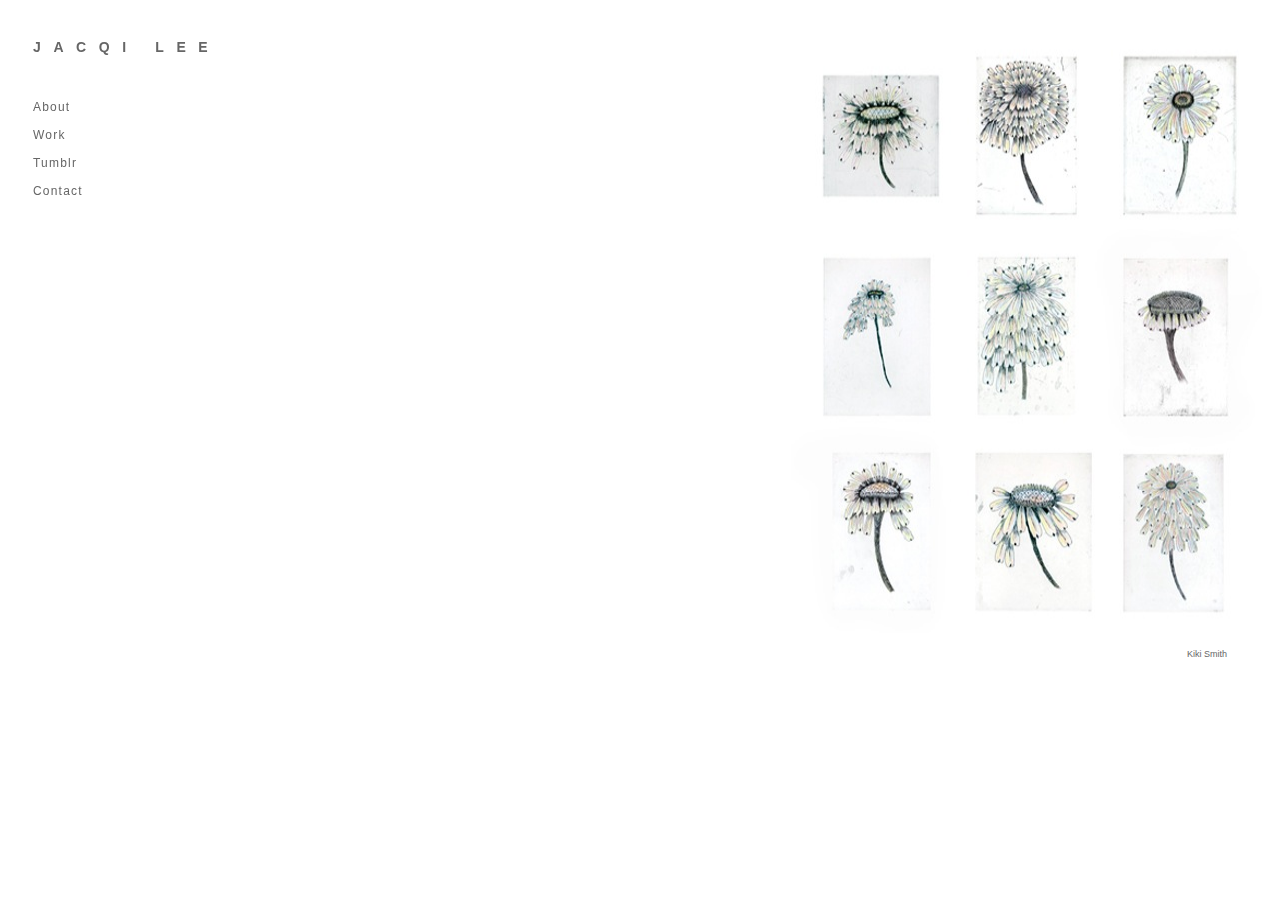
<file: hw0/index.html>
<!DOCTYPE html>
<html>
	<head>
		<title>J1</title>
		<link rel="stylesheet" href="./style.css">
	</head>
	<body>
		<div id = "main">
			<h3> JACQI LEE </h3>
			<br>
			<p> <a href="./about.html" target="_blank"> About </a> </p>
			<p> <a href="./work.html" target="_blank"> Work </a> </p>
			<p> <a href="http://yellowdoors.tumblr.com/" target="_blank"> Tumblr </a> </p>
			<p> <a href="./contact.html" target="_blank"> Contact </a> </p>
		</div>
		<div id="sideImage">
			<img src="images/kikismith_flowers.jpg" width="471px" height="600px">
			<p class="credit"> Kiki Smith </p>
		</div>
	</body>
</html>
</file>
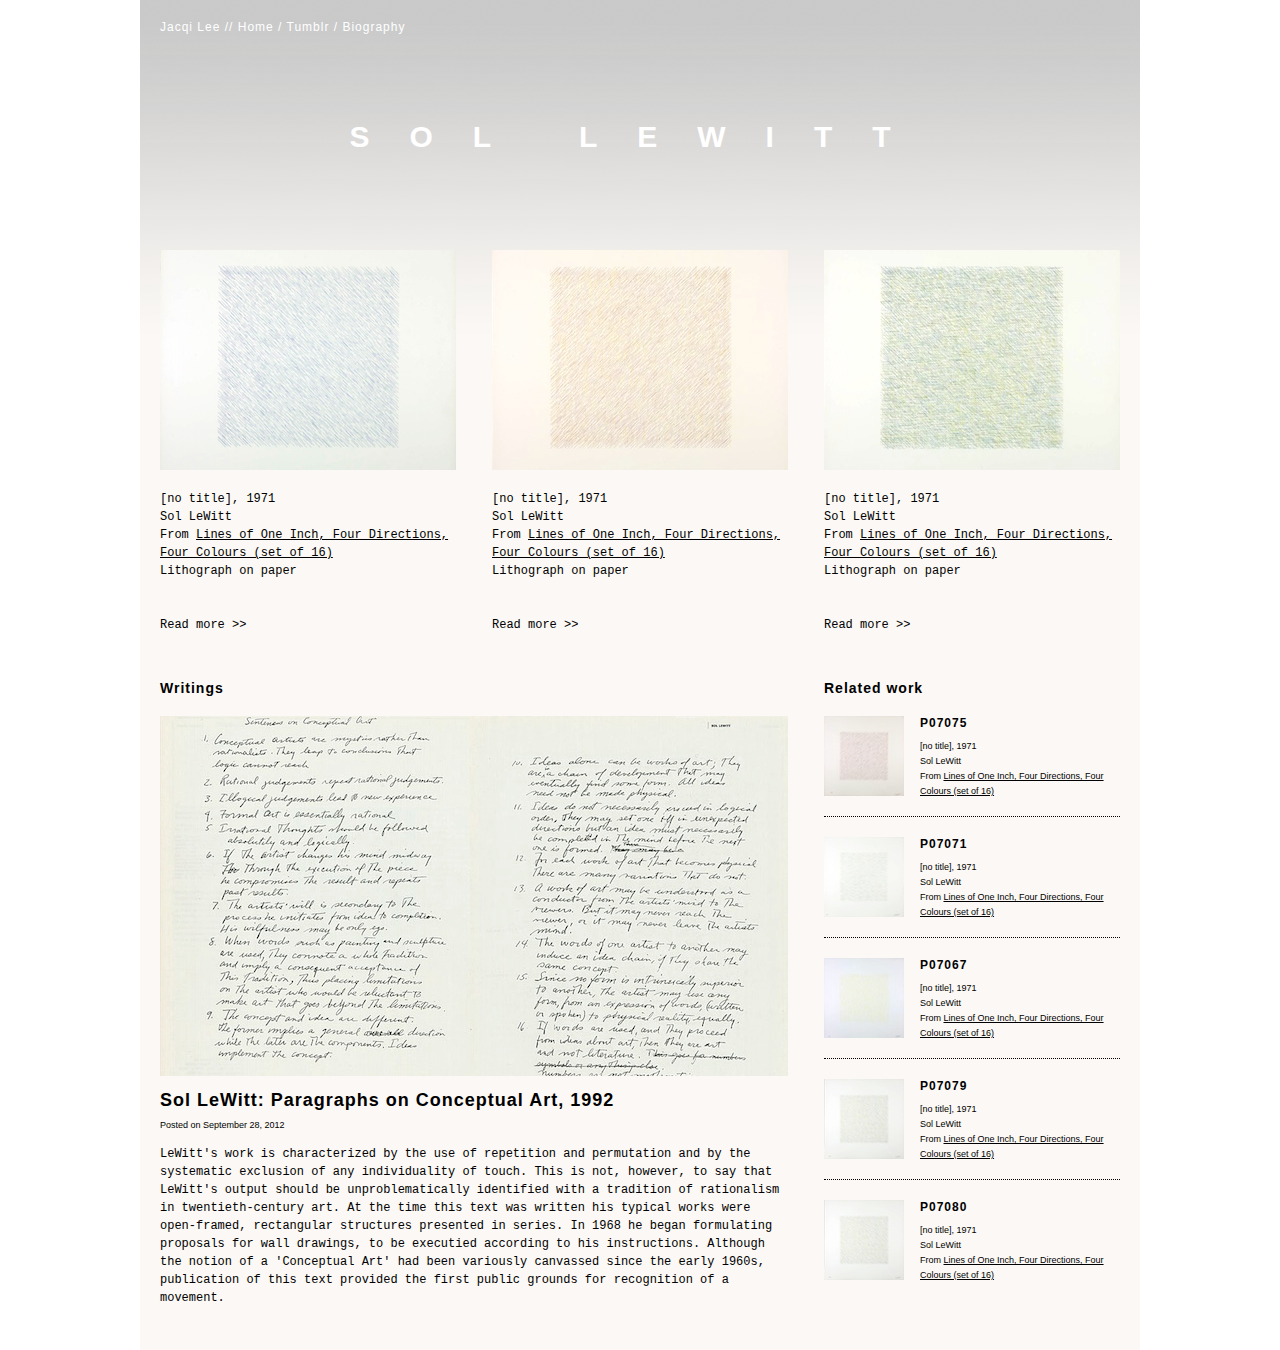
<file: hw1/index.html>
<!DOCTYPE html>
<html>
	<head>
		<title></title>
		<link rel="stylesheet" href="./style.css">
	</head>
	<body>
		<div class="main">
			<div class="header-wrap">
				<div class="header">
					<!-- <div class="nav-wrap">
						<div class="nav">
							<header class="links"> <a href="./index2.html" class="links" target="_blank"> Home </a></header>
						</div>
						<div class="nav">
							<header class="links"> <a href="http://yellowdoors.tumblr.com/" class="links" target="_blank"> Tumblr </a></header>
						</div>
						<div class="nav">
							<header class="links"> <a href="./about.html" class="links" target="_blank"> Biography </a></header>
						</div>
					</div>
					<header class="name"> Jacqi Lee </header> -->
					<header> Jacqi Lee // <a href="./index_hw0.html" class="links" target="_blank"> Home </a> / <a href="http://yellowdoors.tumblr.com/" class="links" target="_blank"> Tumblr </a> / <a href="./about_hw0.html" class="links" target="_blank"> Biography </a> </header>
				</div>
			</div>
			<div class="title">
				<h1> SOL LEWITT </h1>
			</div>
			<div class="content">
				<div class="row1">
					<div class="column1">
						<div class="column1-outer">
							<!-- <h3> P07069 </h3> -->
							<div class="img"><img src="images/[no title]_1.jpg"></div>
							<p> [no title], 1971 <br />
								Sol LeWitt <br />
								From <u> Lines of One Inch, Four Directions, Four Colours (set of 16)</u> <br />
								Lithograph on paper
							<br>
							<br>
							<br>
							<a href="http://www.tate.org.uk/art/artworks/lewitt-no-title-p07069" class="read" target="_blank"> Read more >> </a></p>
						</div>
						<div class="column1-inner">
							<!-- <h3> P07078 </h3> -->
							<div class="img"><img src="images/[no title]_2.jpg"></div>
							<p> [no title], 1971 <br />
								Sol LeWitt <br />
								From <u> Lines of One Inch, Four Directions, Four Colours (set of 16)</u> <br />
								Lithograph on paper
							<br>
							<br>
							<br>
							<a href="http://www.tate.org.uk/art/artworks/lewitt-no-title-p07078" class="read" target="_blank"> Read more >> </a></p>
						</div>
					</div>
					<div class="column2">
						<!-- <h3> P07074 </h3> -->
						<div class="img"><img src="images/[no title]_3.jpg"></div>
						<p> [no title], 1971 <br />
								Sol LeWitt <br />
								From <u> Lines of One Inch, Four Directions, Four Colours (set of 16)</u> <br />
								Lithograph on paper
							<br>
							<br>
							<br>
							<a href="http://www.tate.org.uk/art/artworks/lewitt-no-title-p07074" class="read" target="_blank"> Read more >> </a></p>
					</div>
				</div>
				<div class="row2">
					<div class="column1">
						<h3> Writings </h3>
						<div class="imgwide"><img src="images/conceptual_art.jpg"></div>
						<div class="caption">
							<h2> Sol LeWitt: Paragraphs on Conceptual Art, 1992 </h2>
							<p class="small"> Posted on September 28, 2012 </p>
							<p> LeWitt's work is characterized by the use of repetition and permutation and by the systematic exclusion of any individuality of touch. This is not, however, to say that LeWitt's output should be unproblematically identified with a tradition of rationalism in twentieth-century art. At the time this text was written his typical works were open-framed, rectangular structures presented in series. In 1968 he began formulating proposals for wall drawings, to be executied according to his instructions. Although the notion of a 'Conceptual Art' had been variously canvassed since the early 1960s, publication of this text provided the first public grounds for recognition of a movement. </p>
						</div>
					</div>
					<div class="column2">
						<h3> Related work </h3>
						<div class="sidebar-row">
							<div class="imgsmall"><img src="images/[no title]_4.jpg"></div>
							<div class="sidebar-text">
								<h4> P07075 </h4>
								<p class="small"> [no title], 1971 <br />
									Sol LeWitt <br />
									From <u> Lines of One Inch, Four Directions, Four Colours (set of 16)</u> </p>
							</div>
						</div>
						<div class="sidebar-row">
							<div class="imgsmall"><img src="images/[no title]_5.jpg"></div>
							<div class="sidebar-text">
								<h4> P07071 </h4>
								<p class="small"> [no title], 1971 <br />
									Sol LeWitt <br />
									From <u> Lines of One Inch, Four Directions, Four Colours (set of 16)</u> </p>
							</div>
						</div>
						<div class="sidebar-row">
							<div class="imgsmall"><img src="images/[no title]_6.jpg"></div>
							<div class="sidebar-text">
								<h4> P07067 </h4>
								<p class="small"> [no title], 1971 <br />
									Sol LeWitt <br />
									From <u> Lines of One Inch, Four Directions, Four Colours (set of 16)</u> </p>
							</div>
						</div>
						<div class="sidebar-row">
							<div class="imgsmall"><img src="images/[no title]_7.jpg"></div>
							<div class="sidebar-text">
								<h4> P07079 </h4>
								<p class="small"> [no title], 1971 <br />
									Sol LeWitt <br />
									From <u> Lines of One Inch, Four Directions, Four Colours (set of 16)</u> </p>
							</div>
						</div>
						<div class="sidebar-row" style="border-bottom: none;">
							<div class="imgsmall"><img src="images/[no title]_8.jpg"></div>
							<div class="sidebar-text">
								<h4> P07080 </h4>
								<p class="small"> [no title], 1971 <br />
									Sol LeWitt <br />
									From <u> Lines of One Inch, Four Directions, Four Colours (set of 16)</u> </p>
							</div>
						</div>
					</div>
				</div>
			</div>
		</div>
	</body>
</html>
</file>
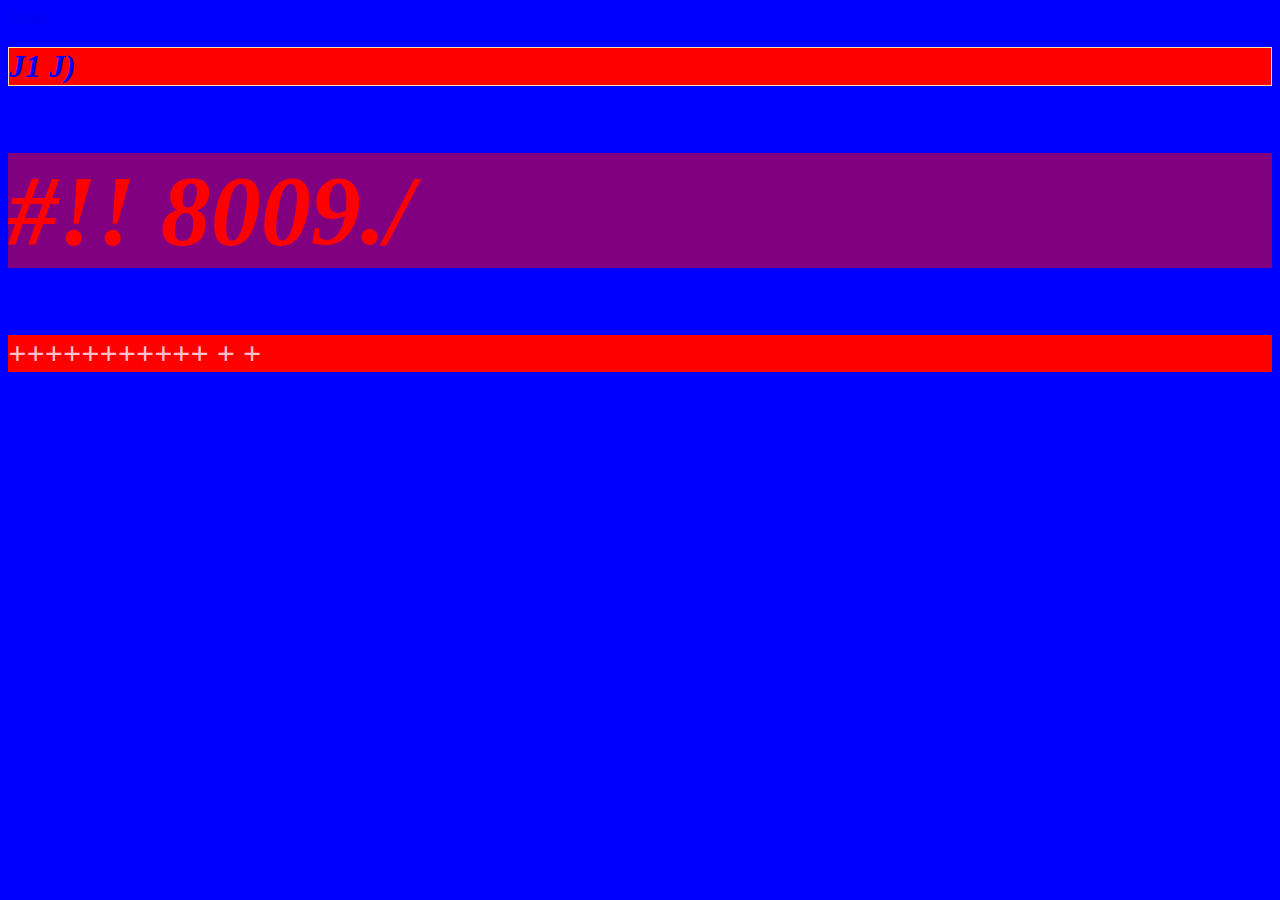
<file: week_0/index.html>
<!DOCTYPE html>
<html>
	<head>
		<title>J1</title>
		<!-- ./ means "current directory...look in it" -->
		<!-- link href=<computer path> to link to something, same syntax for linking to an image -->
		<!-- need rel="stylesheet" to tell it what relation the href is -->
		<link rel="stylesheet" href="./style.css">
		<a href="./about.html"> About </a>
	</head>
	<body>
		<!-- <div>Hello</div> -->

		<!-- <input type="text">
		<input type="email" placeholder="default text">
		<input type="radio">
		<input type="checkbox">
		<select>
			<option value="hey">Option 1</option>
			<option value="hi">Option 2</option>
		</select>
		<input type="submit">
		<textarea cols="30" rows="10"></textarea>
		<input type="password"> -->

		<!-- create image tag with image generated from this placekitten image generating site -->
		<!-- <img src="http://placekitten.com/200/300" alt="">

		<!-- puts a link -->
		<!-- <a href="http://placekitten.com/200/400">KITTENS!</a> -->

		<!-- opens up in a new window -->
		<!-- <a href="http://placekitten.com/200/400" target="_blank">KITTENS!</a> -->

		<!-- nested tag: makes the image the link -->
		<!-- <a href="http://placekitten.com/200/400" target="_blank">
			<img src="http://placekitten.com/200/300" alt=""> 
		</a> -->

		<br>
		<h1 class="blue">
			J1 J)
		</h1>
		<h1 class="red">
			#!! 8009./
		</h1>
		<h1>
			+++++++++++ + +
		</h1>

	</body>
</html>
</file>
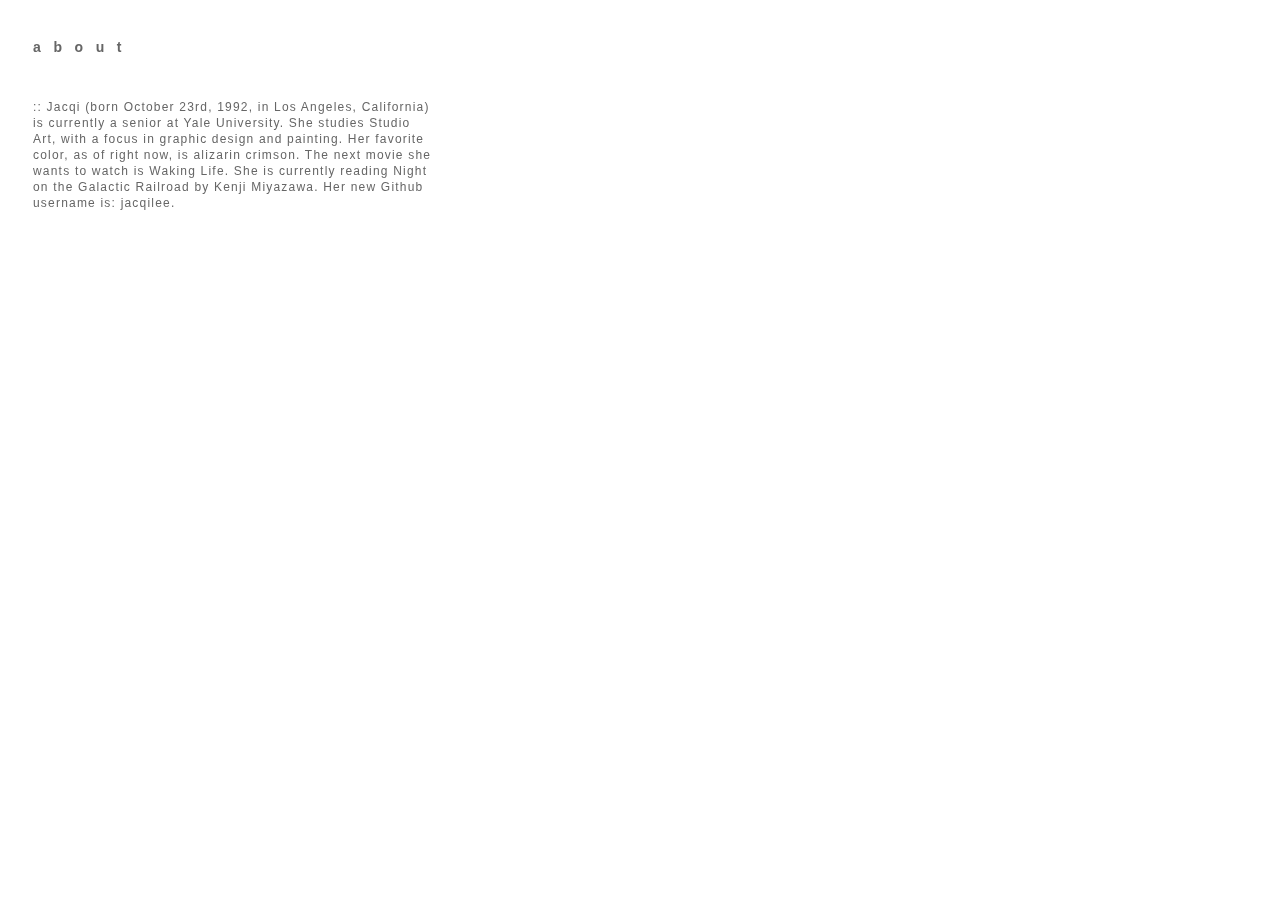
<file: hw0/about.html>
<!DOCTYPE html>
<html>
	<head>
		<title>J: about</title>
		<link rel="stylesheet" href="./style.css">
	</head>
	<body>
		<div id = "main">
			<h3> about </h3>
			<br>
			<div id="text">
				<p> ::   Jacqi (born October 23rd, 1992, in Los Angeles, California) is currently a senior at Yale University. She studies Studio Art, with a focus in graphic design and painting. Her favorite color, as of right now, is alizarin crimson. The next movie she wants to watch is Waking Life. She is currently reading Night on the Galactic Railroad by Kenji Miyazawa. Her new Github username is: jacqilee. </p> 
			</div>
		</div>
		

	</body>
</html>
</file>
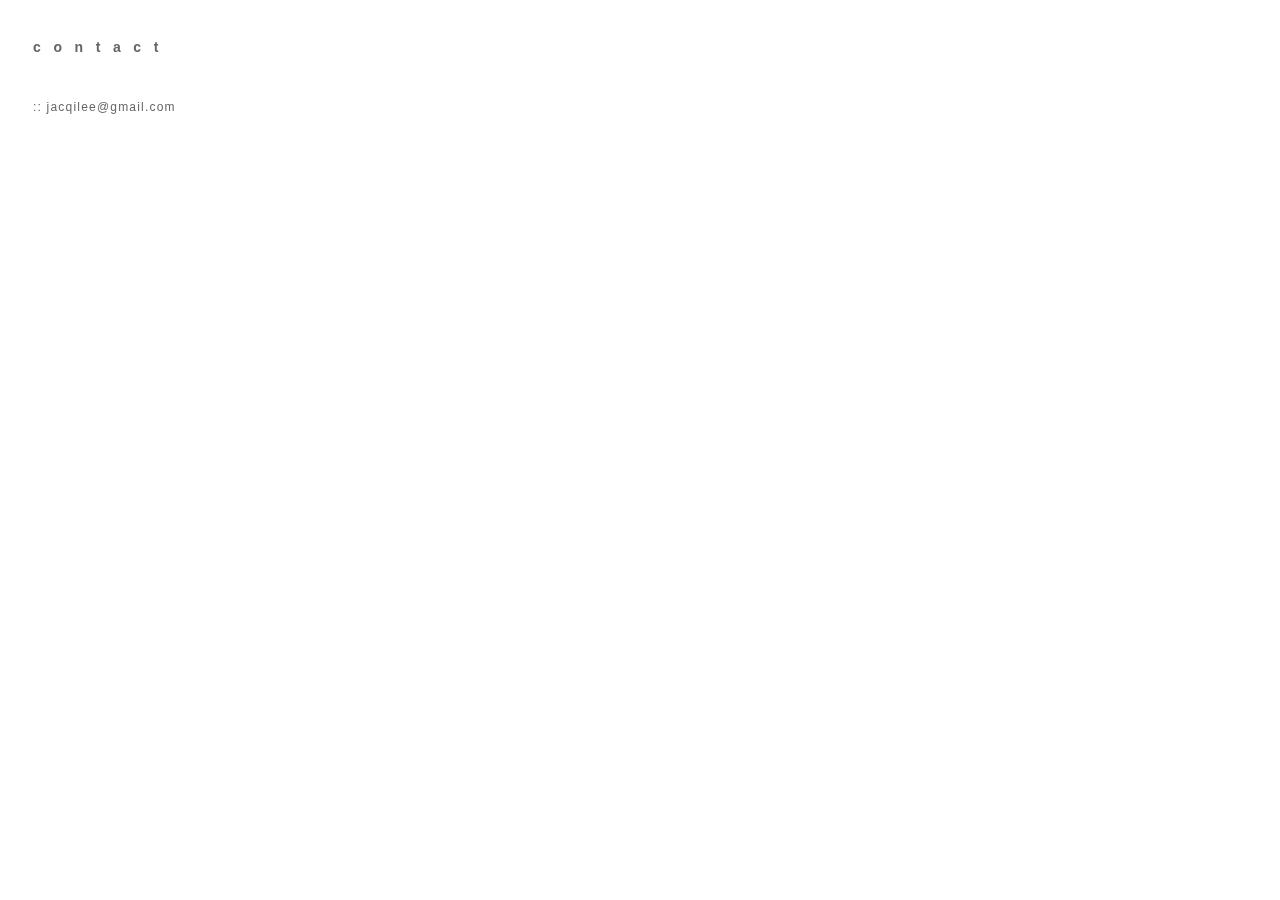
<file: hw0/contact.html>
<!DOCTYPE html>
<html>
	<head>
		<title>J: contact</title>
		<link rel="stylesheet" href="./style.css">
	</head>
	<body>
		<div id = "main">
			<h3> contact </h3>
			<br>
			<p> ::   jacqilee@gmail.com </p>

	</body>
</html>
</file>
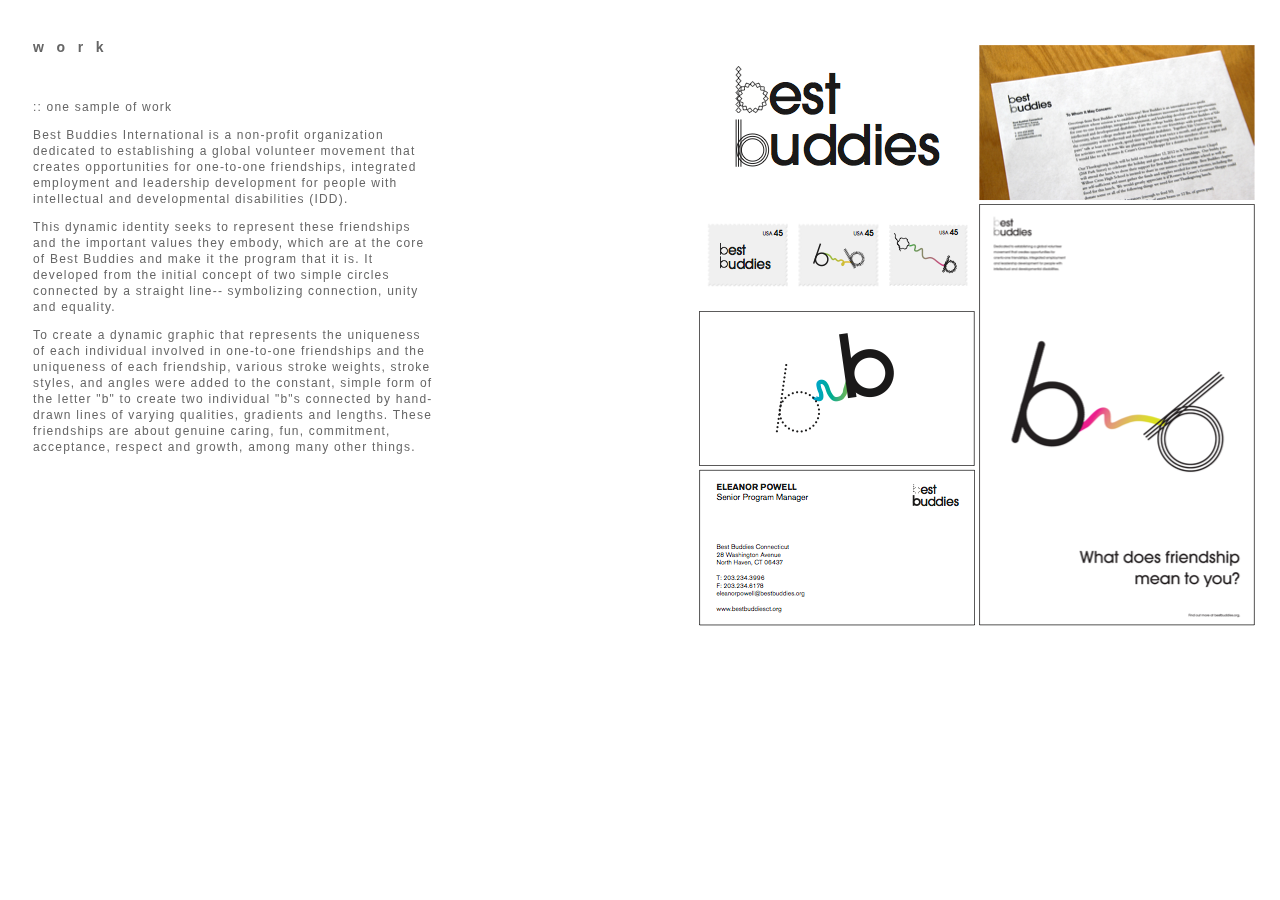
<file: hw0/work.html>
<!DOCTYPE html>
<html>
	<head>
		<title>J: work</title>
		<link rel="stylesheet" href="./style.css">
	</head>
	<body>
		<div id = "main">
			<h3> work </h3>
			<br>
			<div id="text">
				<p> ::   one sample of work </p>
				<p>Best Buddies International is a non-profit organization dedicated to establishing a global volunteer movement that creates opportunities for one-to-one friendships, integrated employment and leadership development for people with intellectual and developmental disabilities (IDD). </p>
				<p>This dynamic identity seeks to represent these friendships and the important values they embody, which are at the core of Best Buddies and make it the program that it is. It developed from the initial concept of two simple circles connected by a straight line-- symbolizing connection, unity and equality. </p>
				<p>To create a dynamic graphic that represents the uniqueness of each individual involved in one-to-one friendships and the uniqueness of each friendship, various stroke weights, stroke styles, and angles were added to the constant, simple form of the letter "b" to create two individual "b"s connected by hand-drawn lines of varying qualities, gradients and lengths. These friendships are about genuine caring, fun, commitment, acceptance, respect and growth, among many other things. </p> 
			</div>
		</div>
		<div id="sideImage">
			<img src="images/bb.png" width="570px" height="600px">
		</div>
	</body>
</html>
</file>
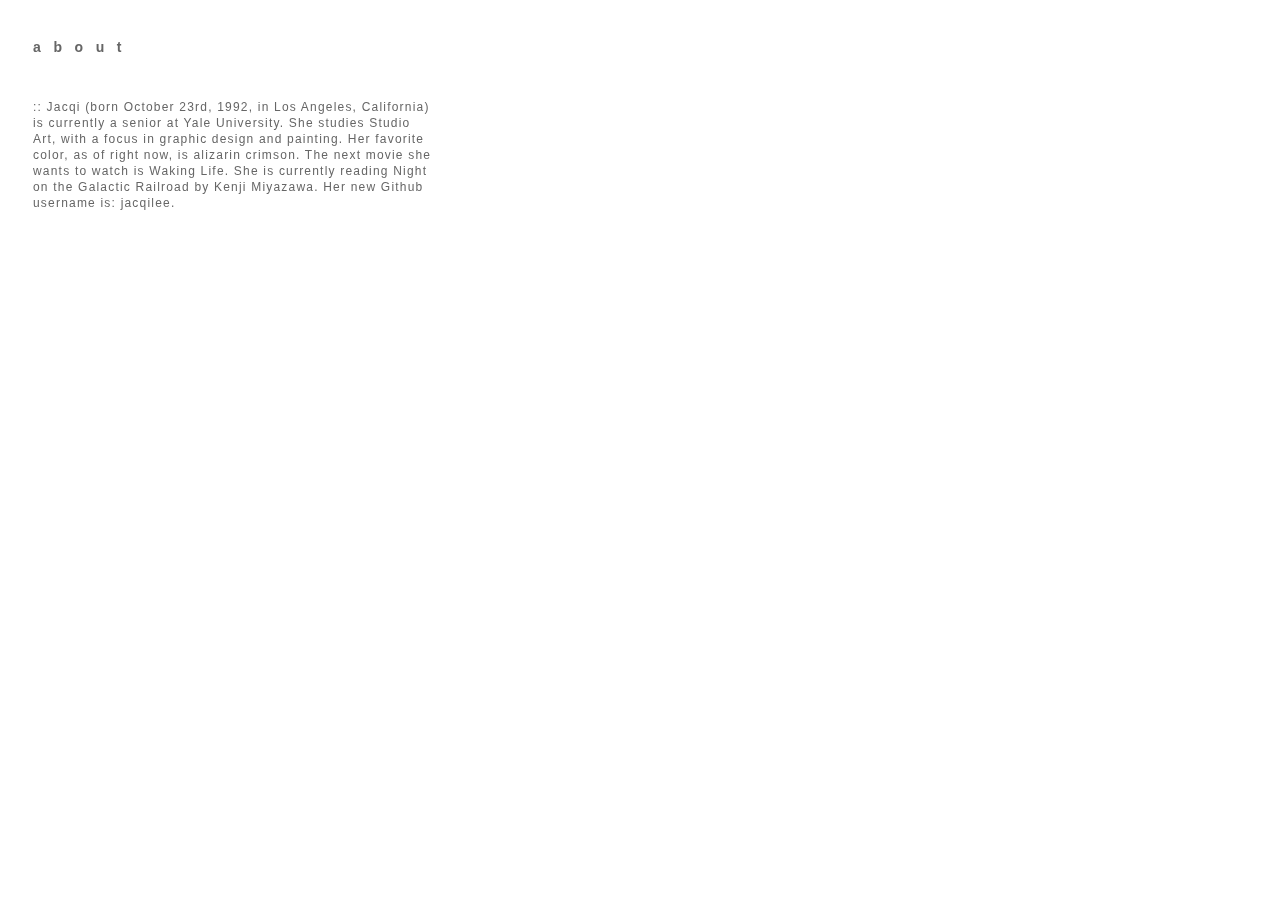
<file: hw1/about_hw0.html>
<!DOCTYPE html>
<html>
	<head>
		<title>J: about</title>
		<link rel="stylesheet" href="./style_hw0.css">
	</head>
	<body>
		<div id = "main">
			<h3> about </h3>
			<br>
			<div id="text">
				<p> ::   Jacqi (born October 23rd, 1992, in Los Angeles, California) is currently a senior at Yale University. She studies Studio Art, with a focus in graphic design and painting. Her favorite color, as of right now, is alizarin crimson. The next movie she wants to watch is Waking Life. She is currently reading Night on the Galactic Railroad by Kenji Miyazawa. Her new Github username is: jacqilee. </p> 
			</div>
		</div>
		

	</body>
</html>
</file>
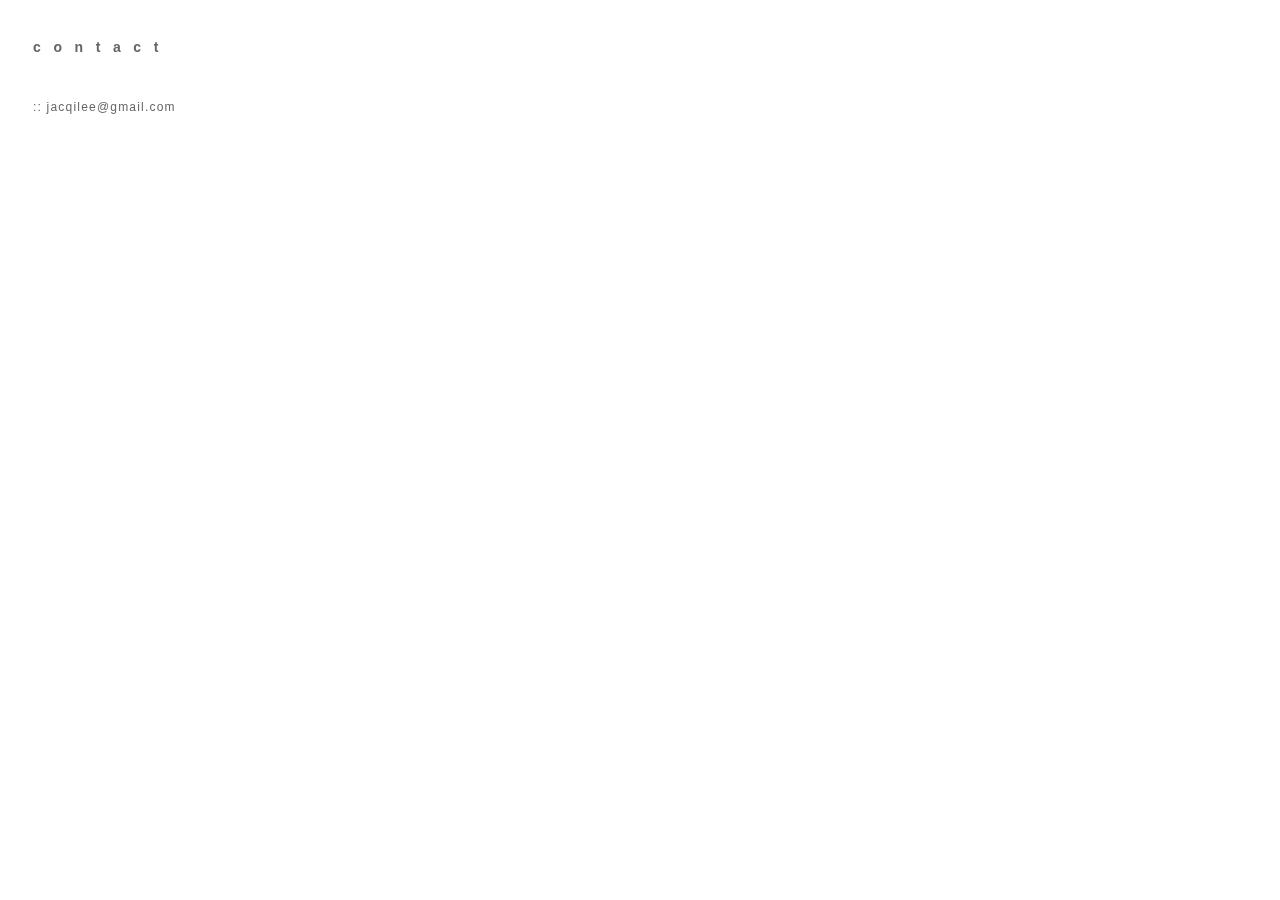
<file: hw1/contact_hw0.html>
<!DOCTYPE html>
<html>
	<head>
		<title>J: contact</title>
		<link rel="stylesheet" href="./style_hw0.css">
	</head>
	<body>
		<div id = "main">
			<h3> contact </h3>
			<br>
			<p> ::   jacqilee@gmail.com </p>

	</body>
</html>
</file>
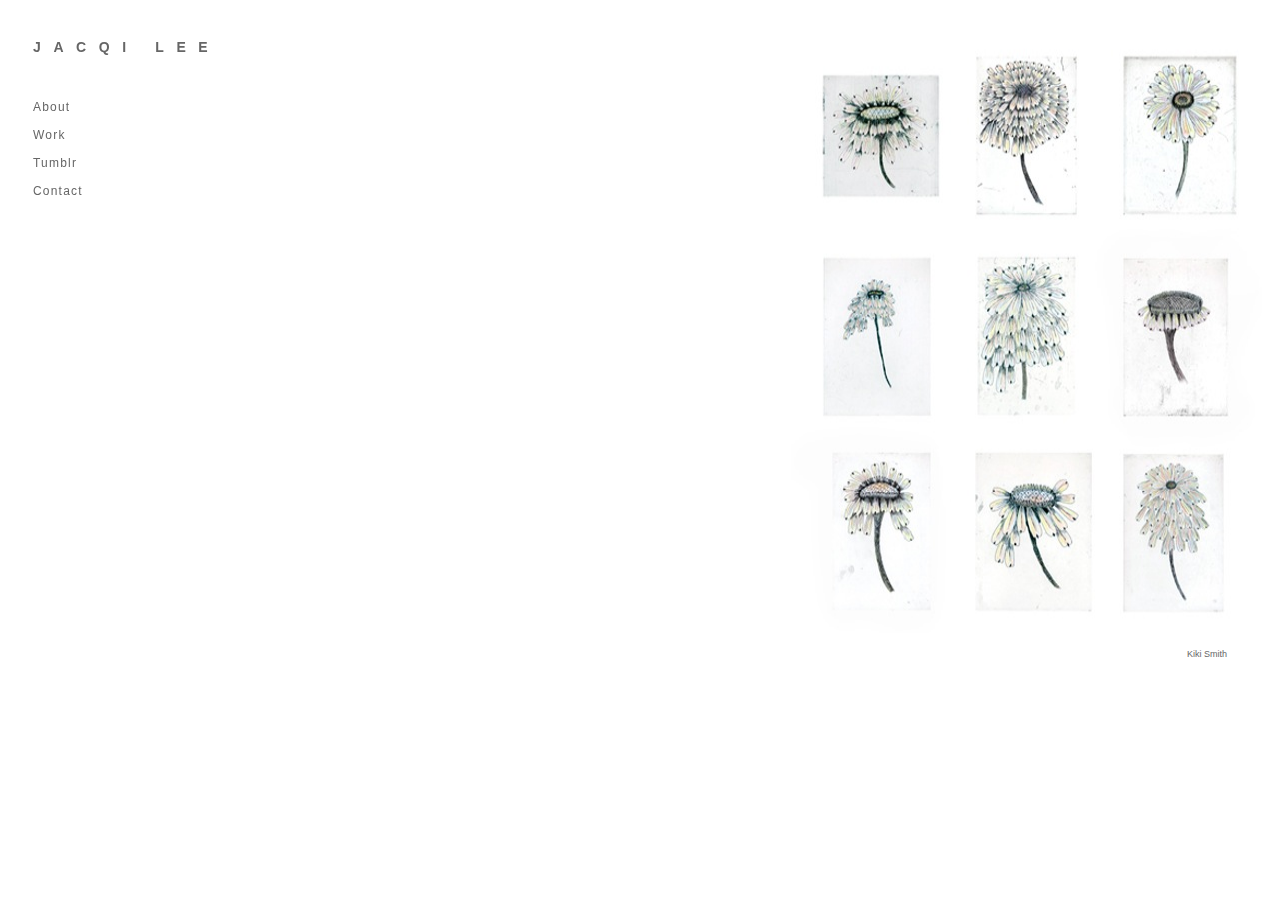
<file: hw1/index_hw0.html>
<!DOCTYPE html>
<html>
	<head>
		<title>J1</title>
		<link rel="stylesheet" href="./style_hw0.css">
	</head>
	<body>
		<div id = "main">
			<h3> JACQI LEE </h3>
			<br>
			<p> <a href="./about_hw0.html" target="_blank"> About </a> </p>
			<p> <a href="./work_hw0.html" target="_blank"> Work </a> </p>
			<p> <a href="http://yellowdoors.tumblr.com/" target="_blank"> Tumblr </a> </p>
			<p> <a href="./contact_hw0.html" target="_blank"> Contact </a> </p>
		</div>
		<div id="sideImage">
			<img src="images/kikismith_flowers.jpg" width="471px" height="600px">
			<p class="credit"> Kiki Smith </p>
		</div>
	</body>
</html>
</file>
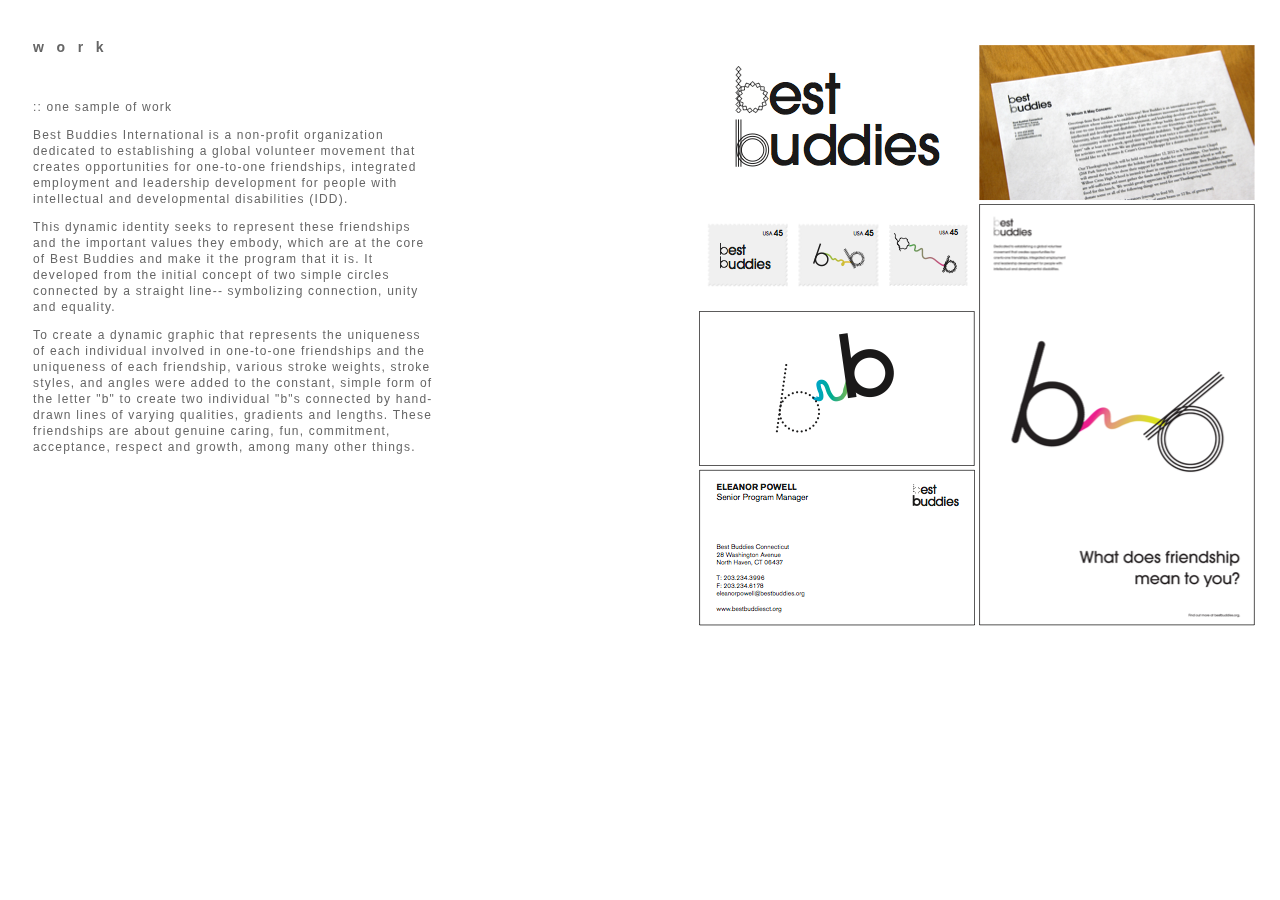
<file: hw1/work_hw0.html>
<!DOCTYPE html>
<html>
	<head>
		<title>J: work</title>
		<link rel="stylesheet" href="./style_hw0.css">
	</head>
	<body>
		<div id = "main">
			<h3> work </h3>
			<br>
			<div id="text">
				<p> ::   one sample of work </p>
				<p>Best Buddies International is a non-profit organization dedicated to establishing a global volunteer movement that creates opportunities for one-to-one friendships, integrated employment and leadership development for people with intellectual and developmental disabilities (IDD). </p>
				<p>This dynamic identity seeks to represent these friendships and the important values they embody, which are at the core of Best Buddies and make it the program that it is. It developed from the initial concept of two simple circles connected by a straight line-- symbolizing connection, unity and equality. </p>
				<p>To create a dynamic graphic that represents the uniqueness of each individual involved in one-to-one friendships and the uniqueness of each friendship, various stroke weights, stroke styles, and angles were added to the constant, simple form of the letter "b" to create two individual "b"s connected by hand-drawn lines of varying qualities, gradients and lengths. These friendships are about genuine caring, fun, commitment, acceptance, respect and growth, among many other things. </p> 
			</div>
		</div>
		<div id="sideImage">
			<img src="images/bb.png" width="570px" height="600px">
		</div>
	</body>
</html>
</file>
<file: hw0/style.css>
body {
	background-color: #fff;
}
#main {
	position: fixed;
	width: 100%;
	top: 25px;
	margin-left: 25px;
}
#text {
	position: relative;
	width: 400px;
}
#sideImage {
	float: right;
	margin-top: 25px;
	margin-right: 10px;
}
h3 {
	font-family: Akkurat, sans-serif;
	color: #666;
	font-size: 14px;
	letter-spacing: 0.9em;
	text-align: left;
}
p {
	font-family: Akkurat, sans-serif;
	color: #666;
	font-size: 12px;
	letter-spacing: 0.1em;
	line-height: 16px;
	text-align: left;
}
.credit {
	font-size: 9px;
	letter-spacing: 0em;
	text-align: right;
	margin-right: 35px;
}
a {
	text-decoration: none;
	color: #666;
}
a:hover, a:active {
	text-decoration: none;
	color: #e3ef24;
}
</file>
<file: hw1/style.css>
body,html {
	margin: 0px;
	padding: 0px;
}
body {
	background-color: #fff;
	text-align: center;
}
#div {
	display: block;
}
.main {
	position: relative;
	margin: 0 auto;
	width: 1000px;
	height: 1350px;
	background-color: #FBF8F5;
	background-image: url(images/background.png);
	background-repeat: repeat-x;
}
.header {
	position: relative;
/*	background-color: #cbc9c7;*/
	height: 30px;
	width: 960px;
	padding: 20px;
	margin: 0 auto;
	text-align: left;
}
.nav-wrap {
	position: relative;
	float: right;
	padding-top: 5px;
}
.nav {
	position: relative;
	float: left;
	display: inline;
	padding-left: 20px;
}
.title {
	width: 960px;
	height: 70px;
	padding-top: 50px;
	padding-left: 20px;
	padding-right: 20px;
	margin: 0 auto;
	text-align: center;
}
.content {
	position: relative;
/*	background-color: #FBF8F5;*/
	width: 960px;
	height: 1100px;
	padding: 20px;
	margin: 0 auto;
	text-align: left;
}
.row1 {
	position: relative;
	height: 400px;
	margin-top: 20px;
	margin-bottom: 50px;
}
.row2 {
	position: relative;
	height: 600px;
	margin-top: 20px;
	margin-bottom: 50px;
}
.column1 {
	width: 628px;
	height: 400px;
	float: left;
}
.column1-outer {
	width:296px;
	height: 400px;
	float: left;
}
.column1-inner {
	width:296px;
	height: 400px;
	float: right;
}
.column2 {
	width: 296px;
	height: 400px;
	float: right;
}
.caption {
	position: relative;
	width: 628px;
	height: 200px;
	float: left;
}
.img {
	max-width: 296px;
	max-height: 220px;
	margin-top: 20px;
	margin-bottom: 20px;
}
.imgwide {
	max-width: 628px;
	max-height:360px;
	margin-top: 20px;
	margin-bottom: 15px;
}
.sidebar-row {
	position: relative;
	height: 100px;
	margin-top: 20px;
	border-bottom: 1px dotted black;
}
.sidebar-text {
	position: relative;
	float: right;
	height: 80px;
	width: 200px;
}
.imgsmall {
	position: relative;
	float: left;
	max-width: 80px;
	max-height: 80px;
}
header {
	font-family: Helvetica, sans serif;
	color: white;
	font-size: 12px;
	letter-spacing: 1px;
}
.name {
	font-weight: bold;
	font-size: 14px;
}
.links {
	font-weight: normal;
}
h1 {
	font-family: Helvetica, sans serif;
	font-weight: bold;
	color: white;
	font-size: 30px;
	letter-spacing: 40px;
	margin: 0;
}
h2 {
	font-family: Helvetica, sans serif;
	font-weight: bold;
	color: black;
	font-size: 18px;
	letter-spacing: 1px;
	line-height: 18px;
	margin: 0;
}
h3 {
	font-family: Helvetica, sans serif;
	font-weight: bold;
	color: black;
	font-size: 14px;
	letter-spacing: 1px;
	margin: 0;
}
h4 {
	font-family: Helvetica, sans serif;
	font-weight: bold;
	color: black;
	font-size: 12px;
	letter-spacing: 1px;
	margin: 0;
}
p {
	font-family: Courier;
	color: black;
	font-size: 12px;
	line-height: 18px;
}
.small {
	font-family: Helvetica, sans serif;
	font-size: 9px;
	line-height: 15px;
}
a.links {
	text-decoration: none;
	color: white;
}
a.read {
	text-decoration: none;
	color: black;
}
a:hover, a:active {
	text-decoration: none;
}
</file>
<file: week_0/style.css>
body {
	background-color: blue;
}

h1 {
	color: blue;
	background-color: red;
	font-style: italic;
}

/*  .blue is a class --> everything */ 
.blue {
	color: blue;
	border: 1pt solid navajowhite;
}

.red {
	color: red;
	background-color: purple;
	font-size: 100px;
}

h1 {
	color: pink;
}
</file>
<file: hw1/style_hw0.css>
body {
	background-color: #fff;
}
#main {
	position: fixed;
	width: 100%;
	top: 25px;
	margin-left: 25px;
}
#text {
	position: relative;
	width: 400px;
}
#sideImage {
	float: right;
	margin-top: 25px;
	margin-right: 10px;
}
h3 {
	font-family: Helvetica, sans-serif;
	color: #666;
	font-size: 14px;
	letter-spacing: 0.9em;
	text-align: left;
}
p {
	font-family: Helvetica, sans-serif;
	color: #666;
	font-size: 12px;
	letter-spacing: 0.1em;
	line-height: 16px;
	text-align: left;
}
.credit {
	font-size: 9px;
	letter-spacing: 0em;
	text-align: right;
	margin-right: 35px;
}
a {
	text-decoration: none;
	color: #666;
}
a:hover, a:active {
	text-decoration: none;
	color: #e3ef24;
}
</file>
